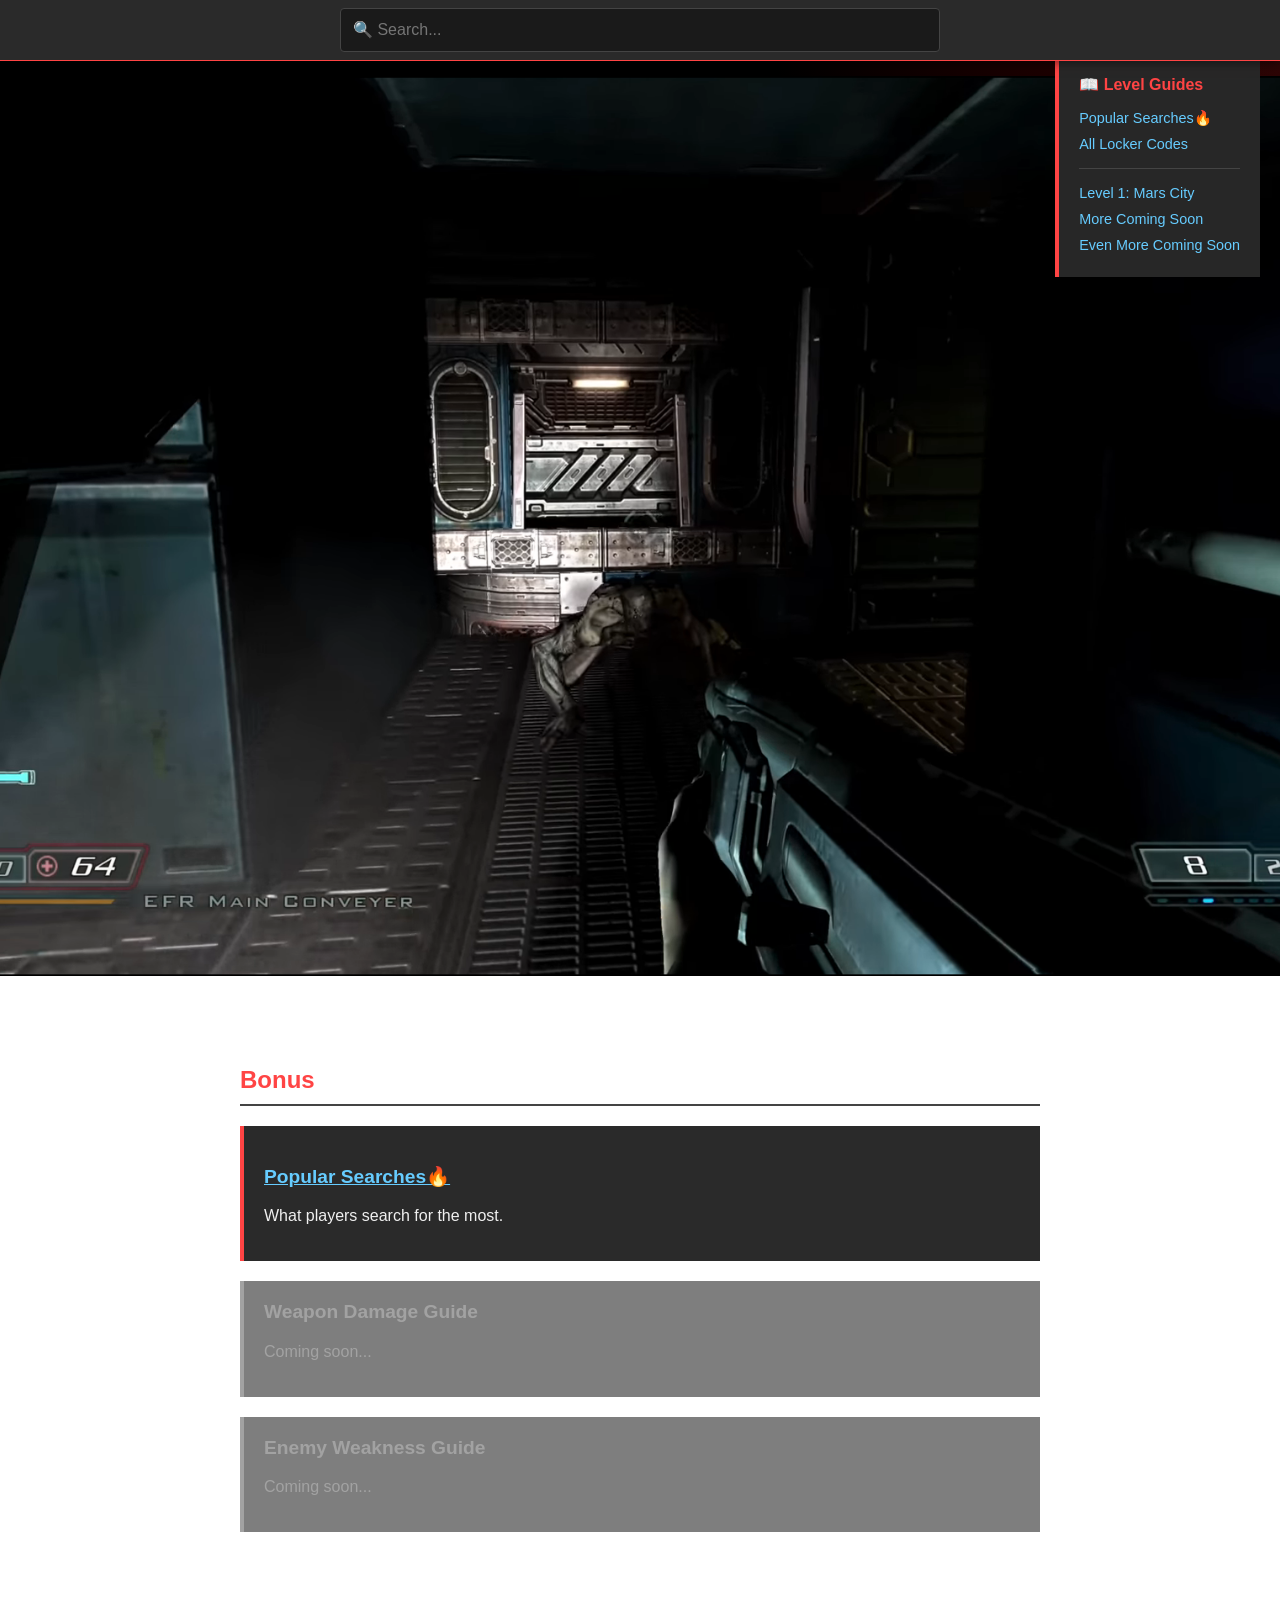
<file: index.html>
<!DOCTYPE html>
<html lang="en">
  <head>
    <meta charset="UTF-8" />
    <meta name="viewport" content="width=device-width, initial-scale=1.0" />
    <title>Martian Buddy - Doom 3 Guides</title>
    <link rel="stylesheet" href="/css/styles.css" />
    <script src="/js/global-search.js"></script>
    <style>
      /* Quick nav menu - top right, sticky */
      .quick-nav {
        position: fixed;
        top: 60px; /* Below search bar */
        right: 20px;
        background-color: rgba(42, 42, 42, 0.95);
        padding: 15px 20px;
        border-left: 4px solid #ff4444;
        z-index: 999;
        backdrop-filter: blur(10px);
        min-width: 200px;
      }

      .quick-nav h3 {
        color: #ff4444;
        margin: 0 0 15px 0;
        font-size: 1em;
      }

      .quick-nav ul {
        list-style: none;
        padding: 0;
        margin: 0;
      }

      .quick-nav li {
        margin: 8px 0;
      }

      .quick-nav li.separator {
        border-top: 1px solid #444;
        margin-top: 15px;
        padding-top: 15px;
      }

      .quick-nav a {
        color: #66ccff;
        text-decoration: none;
        font-size: 0.9em;
      }

      .quick-nav a:hover {
        color: #ff4444;
      }

      @media screen and (max-width: 768px) {
        .quick-nav {
          position: static;
          margin: 20px;
          right: auto;
        }
      }
    </style>
  </head>
  <body>
    <!-- Quick Navigation - Top Right -->
    <nav class="quick-nav">
      <h3>📖 Level Guides</h3>
      <ul>
        <li><a href="/popular-searches.html">Popular Searches🔥</a></li>
        <li><a href="/index.html">All Locker Codes</a></li>
        <li class="separator">
          <a href="/guides/level-1.html">Level 1: Mars City</a>
        </li>
        <li><a href="#content">More Coming Soon</a></li>
        <li><a href="#content">Even More Coming Soon</a></li>
      </ul>
    </nav>

    <!-- Full-screen Hero Section -->
    <div class="hero-section">
      <img src="/images/doom3_splash2.png" alt="Doom 3 Mars City" />
      <!-- <div class="hero-overlay">
        <h1>Martian Buddy</h1>
        <p>Your Complete Doom 3 Survival Guide</p>
        <div class="hero-cta">
          <a href="#content">Browse Guides</a>
          <a href="/search.html">Search Tips</a>
        </div>
      </div> -->
    </div>

    <!-- Content Below Hero -->
    <div
      id="content"
        style="background: transparent; padding: 60px 20px; min-height: 100vh;">
    
      <div style="max-width: 800px; margin: 0 auto">
        <h2 style="color: #ff4444">Bonus</h2>

        <div
          style="
            background-color: #2a2a2a;
            padding: 20px;
            margin: 20px 0;
            border-left: 4px solid #ff4444;
          "
        >
          <h3 style="color: #66ccff; margin-top: 0">
            <a href="/popular-searches.html">
              <p style="color: #66ccff; text-decoration: none"></p>
                Popular Searches🔥
              </p></a
            >
          </h3>
          <p>What players search for the most.</p>
        </div>

        <div
          style="
            background-color: #2a2a2a;
            padding: 20px;
            margin: 20px 0;
            border-left: 4px solid #666;
            opacity: 0.6;
          "
        >
          <h3 style="color: #666; margin-top: 0">Weapon Damage Guide</h3>
          <p style="color: #666">Coming soon...</p>
        </div>

        <div
          style="
            background-color: #2a2a2a;
            padding: 20px;
            margin: 20px 0;
            border-left: 4px solid #666;
            opacity: 0.6;
          "
        >
          <h3 style="color: #666; margin-top: 0">Enemy Weakness Guide</h3>
          <p style="color: #666">Coming soon...</p>
        </div>
      </div>
    </div>
  </body>
</html>
</file>
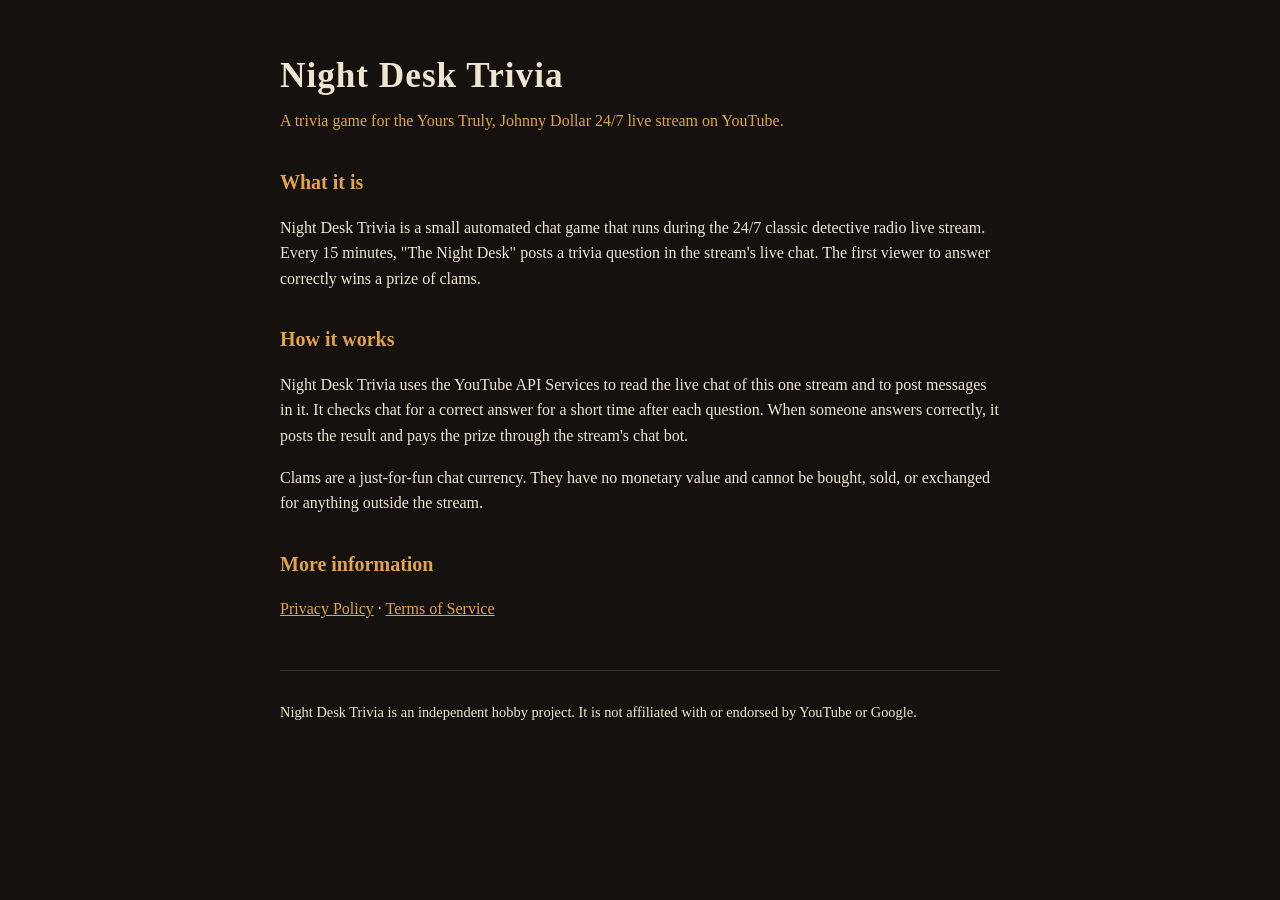
<file: night-desk/index.html>
<!doctype html>
<html lang="en">
<head>
<meta charset="utf-8">
<meta name="viewport" content="width=device-width, initial-scale=1">
<title>Night Desk Trivia</title>
<style>
  body { margin: 0; background: #14110e; color: #efe6d2; font-family: Georgia, "Times New Roman", serif; line-height: 1.6; }
  main { max-width: 720px; margin: 0 auto; padding: 48px 20px; }
  h1 { font-size: 2.2rem; margin: 0 0 4px; letter-spacing: 1px; }
  .tag { color: #e0a24a; margin: 0 0 32px; }
  h2 { font-size: 1.25rem; margin-top: 32px; color: #e0a24a; }
  a { color: #e0a24a; }
  a:hover { color: #f2c27a; }
  footer { margin-top: 48px; padding-top: 16px; border-top: 1px solid #3a322a; font-size: 0.9rem; }
</style>
</head>
<body>
<main>
  <h1>Night Desk Trivia</h1>
  <p class="tag">A trivia game for the Yours Truly, Johnny Dollar 24/7 live stream on YouTube.</p>

  <h2>What it is</h2>
  <p>Night Desk Trivia is a small automated chat game that runs during the 24/7 classic detective radio live stream. Every 15 minutes, "The Night Desk" posts a trivia question in the stream's live chat. The first viewer to answer correctly wins a prize of clams.</p>

  <h2>How it works</h2>
  <p>Night Desk Trivia uses the YouTube API Services to read the live chat of this one stream and to post messages in it. It checks chat for a correct answer for a short time after each question. When someone answers correctly, it posts the result and pays the prize through the stream's chat bot.</p>
  <p>Clams are a just-for-fun chat currency. They have no monetary value and cannot be bought, sold, or exchanged for anything outside the stream.</p>

  <h2>More information</h2>
  <p><a href="/night-desk/privacy">Privacy Policy</a> &middot; <a href="/night-desk/terms">Terms of Service</a></p>

  <footer>
    <p>Night Desk Trivia is an independent hobby project. It is not affiliated with or endorsed by YouTube or Google.</p>
  </footer>
</main>
</body>
</html>
</file>
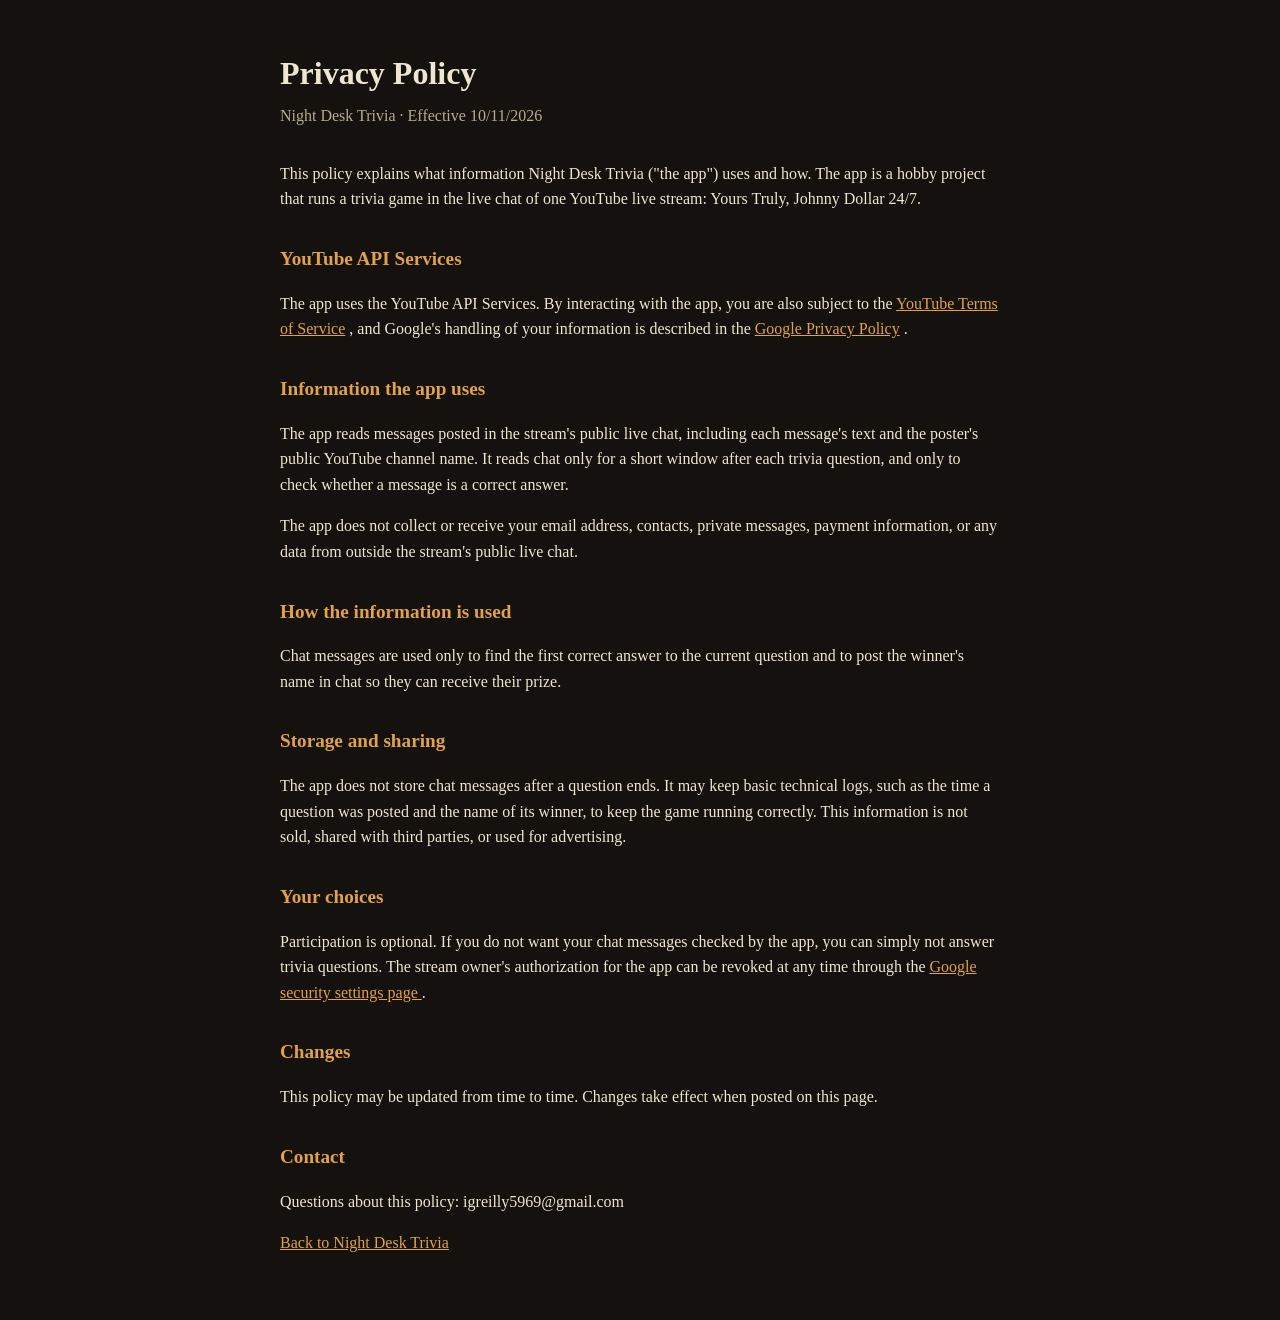
<file: night-desk/privacy/index.html>
<!doctype html>
<html lang="en">
  <head>
    <meta charset="utf-8" />
    <meta name="viewport" content="width=device-width, initial-scale=1" />
    <title>Privacy Policy - Night Desk Trivia</title>
    <style>
      body {
        margin: 0;
        background: #14110e;
        color: #efe6d2;
        font-family: Georgia, "Times New Roman", serif;
        line-height: 1.6;
      }
      main {
        max-width: 720px;
        margin: 0 auto;
        padding: 48px 20px;
      }
      h1 {
        font-size: 2rem;
        margin: 0 0 4px;
      }
      .date {
        color: #b8ab92;
        margin: 0 0 32px;
      }
      h2 {
        font-size: 1.2rem;
        margin-top: 32px;
        color: #e0a24a;
      }
      a {
        color: #e0a24a;
      }
      a:hover {
        color: #f2c27a;
      }
    </style>
  </head>
  <body>
    <main>
      <h1>Privacy Policy</h1>
      <p class="date">Night Desk Trivia &middot; Effective 10/11/2026</p>

      <p>
        This policy explains what information Night Desk Trivia ("the app") uses and how. The app is
        a hobby project that runs a trivia game in the live chat of one YouTube live stream: Yours
        Truly, Johnny Dollar 24/7.
      </p>

      <h2>YouTube API Services</h2>
      <p>
        The app uses the YouTube API Services. By interacting with the app, you are also subject to
        the
        <a href="https://www.youtube.com/t/terms">YouTube Terms of Service</a>
        , and Google's handling of your information is described in the
        <a href="https://policies.google.com/privacy">Google Privacy Policy</a>
        .
      </p>

      <h2>Information the app uses</h2>
      <p>
        The app reads messages posted in the stream's public live chat, including each message's
        text and the poster's public YouTube channel name. It reads chat only for a short window
        after each trivia question, and only to check whether a message is a correct answer.
      </p>
      <p>
        The app does not collect or receive your email address, contacts, private messages, payment
        information, or any data from outside the stream's public live chat.
      </p>

      <h2>How the information is used</h2>
      <p>
        Chat messages are used only to find the first correct answer to the current question and to
        post the winner's name in chat so they can receive their prize.
      </p>

      <h2>Storage and sharing</h2>
      <p>
        The app does not store chat messages after a question ends. It may keep basic technical
        logs, such as the time a question was posted and the name of its winner, to keep the game
        running correctly. This information is not sold, shared with third parties, or used for
        advertising.
      </p>

      <h2>Your choices</h2>
      <p>
        Participation is optional. If you do not want your chat messages checked by the app, you can
        simply not answer trivia questions. The stream owner's authorization for the app can be
        revoked at any time through the
        <a href="https://security.google.com/settings/security/permissions">
          Google security settings page
        </a>
        .
      </p>

      <h2>Changes</h2>
      <p>
        This policy may be updated from time to time. Changes take effect when posted on this page.
      </p>

      <h2>Contact</h2>
      <p>Questions about this policy: igreilly5969@gmail.com</p>

      <p><a href="/night-desk">Back to Night Desk Trivia</a></p>
    </main>
  </body>
</html>
</file>
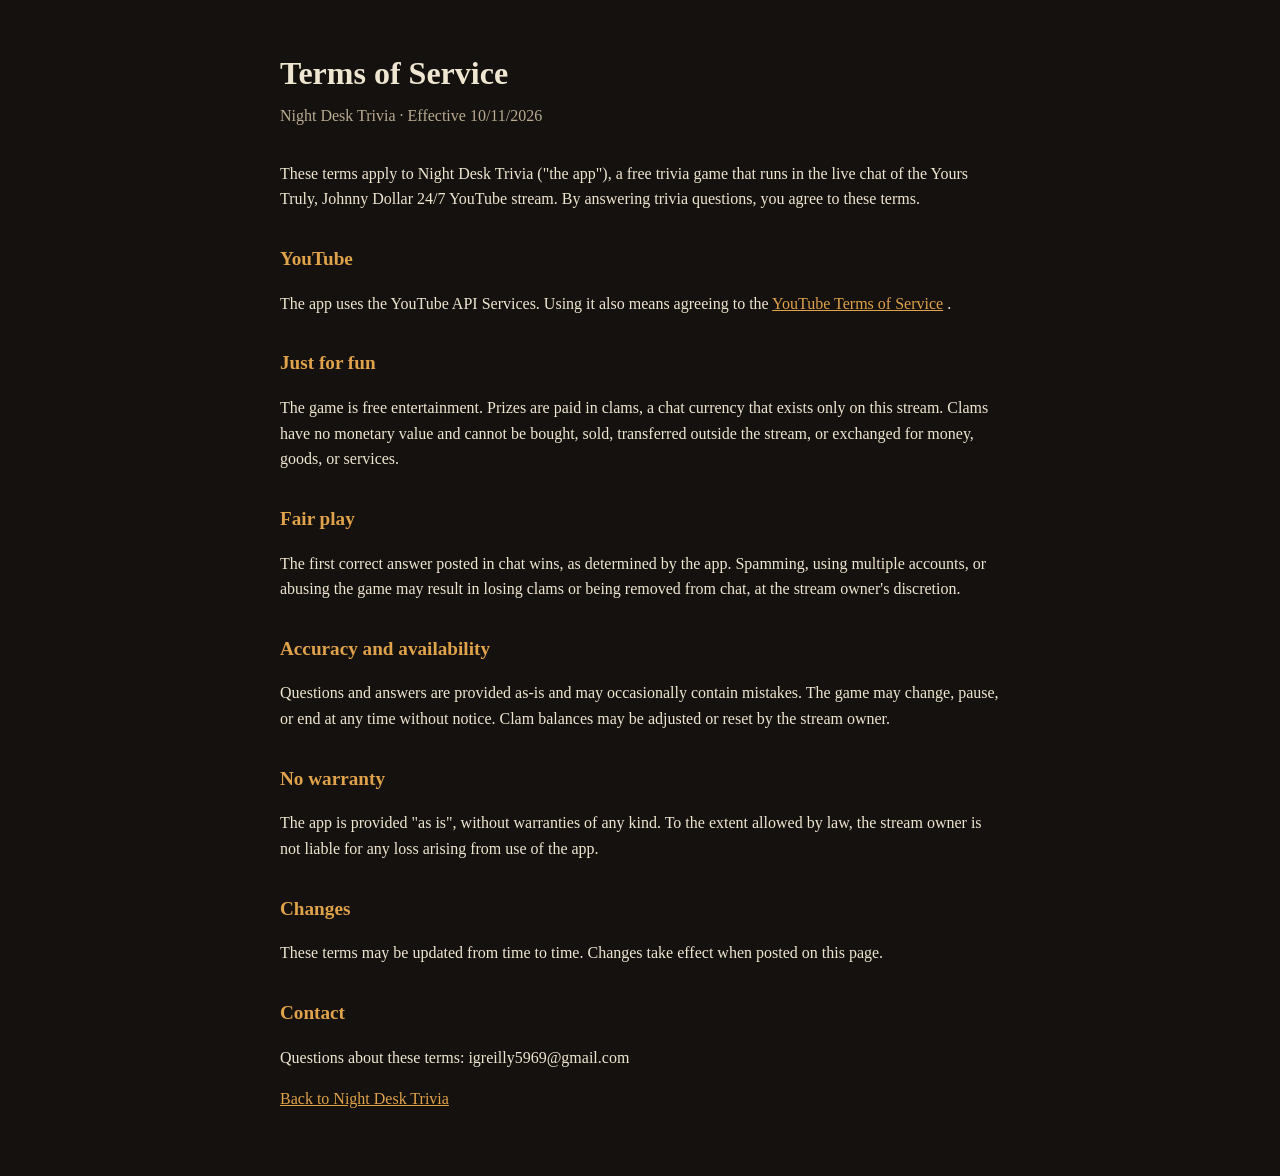
<file: night-desk/terms/index.html>
<!doctype html>
<html lang="en">
  <head>
    <meta charset="utf-8" />
    <meta name="viewport" content="width=device-width, initial-scale=1" />
    <title>Terms of Service - Night Desk Trivia</title>
    <style>
      body {
        margin: 0;
        background: #14110e;
        color: #efe6d2;
        font-family: Georgia, "Times New Roman", serif;
        line-height: 1.6;
      }
      main {
        max-width: 720px;
        margin: 0 auto;
        padding: 48px 20px;
      }
      h1 {
        font-size: 2rem;
        margin: 0 0 4px;
      }
      .date {
        color: #b8ab92;
        margin: 0 0 32px;
      }
      h2 {
        font-size: 1.2rem;
        margin-top: 32px;
        color: #e0a24a;
      }
      a {
        color: #e0a24a;
      }
      a:hover {
        color: #f2c27a;
      }
    </style>
  </head>
  <body>
    <main>
      <h1>Terms of Service</h1>
      <p class="date">Night Desk Trivia &middot; Effective 10/11/2026</p>

      <p>
        These terms apply to Night Desk Trivia ("the app"), a free trivia game that runs in the live
        chat of the Yours Truly, Johnny Dollar 24/7 YouTube stream. By answering trivia questions,
        you agree to these terms.
      </p>

      <h2>YouTube</h2>
      <p>
        The app uses the YouTube API Services. Using it also means agreeing to the
        <a href="https://www.youtube.com/t/terms">YouTube Terms of Service</a>
        .
      </p>

      <h2>Just for fun</h2>
      <p>
        The game is free entertainment. Prizes are paid in clams, a chat currency that exists only
        on this stream. Clams have no monetary value and cannot be bought, sold, transferred outside
        the stream, or exchanged for money, goods, or services.
      </p>

      <h2>Fair play</h2>
      <p>
        The first correct answer posted in chat wins, as determined by the app. Spamming, using
        multiple accounts, or abusing the game may result in losing clams or being removed from
        chat, at the stream owner's discretion.
      </p>

      <h2>Accuracy and availability</h2>
      <p>
        Questions and answers are provided as-is and may occasionally contain mistakes. The game may
        change, pause, or end at any time without notice. Clam balances may be adjusted or reset by
        the stream owner.
      </p>

      <h2>No warranty</h2>
      <p>
        The app is provided "as is", without warranties of any kind. To the extent allowed by law,
        the stream owner is not liable for any loss arising from use of the app.
      </p>

      <h2>Changes</h2>
      <p>
        These terms may be updated from time to time. Changes take effect when posted on this page.
      </p>

      <h2>Contact</h2>
      <p>Questions about these terms: igreilly5969@gmail.com</p>

      <p><a href="/night-desk">Back to Night Desk Trivia</a></p>
    </main>
  </body>
</html>
</file>
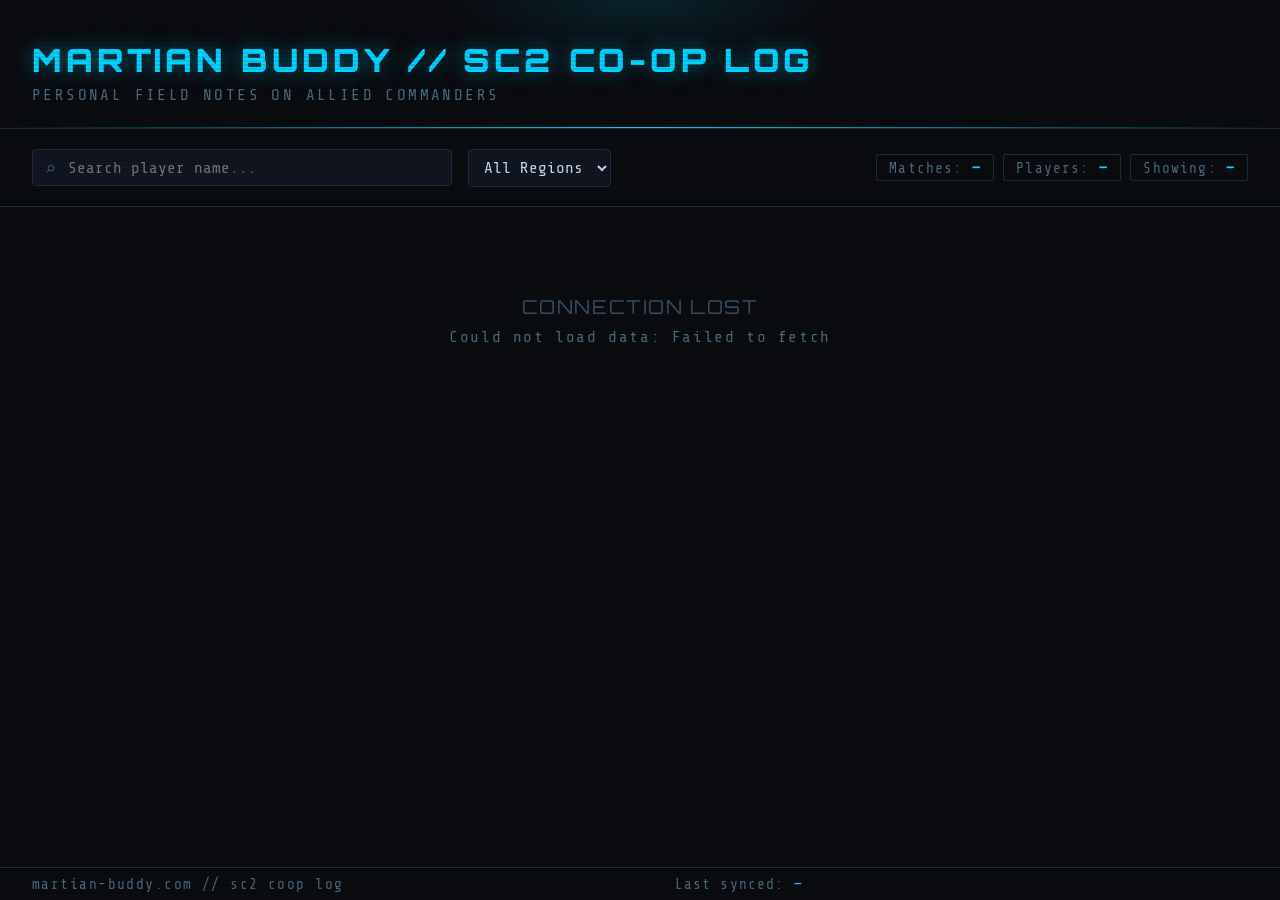
<file: shitlist/shitlist.html>
<!doctype html>
<html lang="en">
  <head>
    <meta charset="UTF-8" />
    <meta name="viewport" content="width=device-width, initial-scale=1.0" />
    <title>Martian Buddy — SC2 Co-op Log</title>
    <link
      href="https://fonts.googleapis.com/css2?family=Orbitron:wght@400;700;900&family=Share+Tech+Mono&display=swap"
      rel="stylesheet"
    />
    <style>
      /* ── Variables ── */
      :root {
        --bg: #0a0c10;
        --surface: #111520;
        --border: #1e2d45;
        --accent: #00d4ff;
        --accent2: #ff4d6d;
        --dim: #3a5068;
        --text: #c8dde8;
        --text-dim: #4a6a80;
        --green: #00ff9f;
        --font-head: "Orbitron", monospace;
        --font-mono: "Share Tech Mono", monospace;
      }

      *,
      *::before,
      *::after {
        box-sizing: border-box;
        margin: 0;
        padding: 0;
      }

      body {
        background: var(--bg);
        color: var(--text);
        font-family: var(--font-mono);
        font-size: 16px;
        min-height: 100vh;
        overflow-x: hidden;
      }

      /* ── Scanline overlay ── */
      body::before {
        content: "";
        position: fixed;
        inset: 0;
        background: repeating-linear-gradient(
          0deg,
          transparent,
          transparent 2px,
          rgba(0, 0, 0, 0.08) 2px,
          rgba(0, 0, 0, 0.08) 4px
        );
        pointer-events: none;
        z-index: 999;
      }

      /* ── Header ── */
      header {
        padding: 2.5rem 2rem 1.5rem;
        border-bottom: 1px solid var(--border);
        position: relative;
        overflow: hidden;
      }

      header::after {
        content: "";
        position: absolute;
        bottom: 0;
        left: 0;
        right: 0;
        height: 1px;
        background: linear-gradient(90deg, transparent, var(--accent), transparent);
      }

      .header-glow {
        position: absolute;
        top: -60px;
        left: 50%;
        transform: translateX(-50%);
        width: 400px;
        height: 120px;
        background: radial-gradient(ellipse, rgba(0, 212, 255, 0.12) 0%, transparent 70%);
        pointer-events: none;
      }

      h1 {
        font-family: var(--font-head);
        font-size: clamp(1.2rem, 3vw, 2rem);
        font-weight: 900;
        letter-spacing: 0.12em;
        color: var(--accent);
        text-shadow: 0 0 20px rgba(0, 212, 255, 0.5);
        text-transform: uppercase;
      }

      .subtitle {
        margin-top: 0.4rem;
        font-size: 1rem;
        color: var(--text-dim);
        letter-spacing: 0.15em;
        text-transform: uppercase;
      }

      /* ── Controls ── */
      .controls {
        display: flex;
        align-items: center;
        gap: 1rem;
        padding: 1.2rem 2rem;
        border-bottom: 1px solid var(--border);
        flex-wrap: wrap;
      }

      .search-wrap {
        position: relative;
        flex: 1;
        min-width: 200px;
        max-width: 420px;
      }

      .search-wrap::before {
        content: "⌕";
        position: absolute;
        left: 0.8rem;
        top: 50%;
        transform: translateY(-50%);
        color: var(--dim);
        font-size: 1.2rem;
        pointer-events: none;
      }

      input[type="search"] {
        width: 100%;
        background: var(--surface);
        border: 1px solid var(--border);
        border-radius: 4px;
        color: var(--text);
        font-family: var(--font-mono);
        font-size: 1rem;
        padding: 0.55rem 0.8rem 0.55rem 2.2rem;
        outline: none;
        transition: border-color 0.2s;
      }

      input[type="search"]:focus {
        border-color: var(--accent);
        box-shadow: 0 0 0 2px rgba(0, 212, 255, 0.1);
      }

      .stat-pills {
        display: flex;
        gap: 0.6rem;
        flex-wrap: wrap;
        margin-left: auto;
      }

      .pill {
        font-family: var(--font-mono);
        font-size: 0.9rem;
        letter-spacing: 0.08em;
        padding: 0.3rem 0.75rem;
        border-radius: 2px;
        border: 1px solid var(--border);
        color: var(--text-dim);
        white-space: nowrap;
      }

      .pill span {
        color: var(--accent);
        font-weight: bold;
      }

      /* ── Table ── */
      .table-wrap {
        padding: 1.5rem 2rem 4rem;
        overflow-x: auto;
      }

      table {
        width: 100%;
        border-collapse: collapse;
        font-size: 1rem;
      }

      thead tr {
        border-bottom: 2px solid var(--border);
      }

      th {
        font-family: var(--font-head);
        font-size: 0.75rem;
        letter-spacing: 0.18em;
        text-transform: uppercase;
        color: var(--text-dim);
        padding: 0.6rem 0.8rem;
        text-align: left;
        cursor: pointer;
        user-select: none;
        white-space: nowrap;
      }

      th:hover {
        color: var(--accent);
      }

      th.sort-asc::after {
        content: " ▲";
        color: var(--accent);
      }
      th.sort-desc::after {
        content: " ▼";
        color: var(--accent);
      }

      tbody tr {
        border-bottom: 1px solid rgba(30, 45, 69, 0.5);
        transition: background 0.15s;
      }

      tbody tr:hover {
        background: rgba(0, 212, 255, 0.03);
      }

      td {
        padding: 0.6rem 0.8rem;
        vertical-align: middle;
      }

      .td-name {
        color: var(--accent);
        font-weight: bold;
        letter-spacing: 0.05em;
        white-space: nowrap;
        font-size: 1rem;
      }

      .td-date {
        color: var(--text-dim);
        white-space: nowrap;
        font-size: 1rem;
      }

      .td-map {
        color: var(--text);
        font-size: 1rem;
      }

      .td-region {
        font-size: 0.85rem;
        letter-spacing: 0.1em;
        text-transform: uppercase;
        white-space: nowrap;
        padding: 0.2rem 0.5rem;
        border-radius: 2px;
        border: 1px solid var(--border);
        color: var(--text-dim);
      }

      .td-region.us {
        color: #00d4ff;
        border-color: rgba(0, 212, 255, 0.3);
      }
      .td-region.eu {
        color: #ffd166;
        border-color: rgba(255, 209, 102, 0.3);
      }
      .td-region.kr {
        color: #ff4d6d;
        border-color: rgba(255, 77, 109, 0.3);
      }

      select#region-filter {
        background: var(--surface);
        border: 1px solid var(--border);
        border-radius: 4px;
        color: var(--text);
        font-family: var(--font-mono);
        font-size: 1rem;
        padding: 0.5rem 0.7rem;
        outline: none;
        cursor: pointer;
        transition: border-color 0.2s;
      }

      select#region-filter:focus {
        border-color: var(--accent);
      }

      /* ── Notes cell ── */
      .td-notes {
        width: 100%;
        min-width: 220px;
      }

      .note-wrap {
        display: flex;
        align-items: flex-start;
        gap: 0.5rem;
      }

      .note-text {
        flex: 1;
        font-family: var(--font-mono);
        font-size: 1rem;
        color: var(--text);
        min-height: 1.4em;
        padding: 0.2rem 0.3rem;
        word-break: break-word;
      }

      .note-text.empty {
        color: var(--text-dim);
        font-style: italic;
      }

      .note-field {
        flex: 1;
        background: var(--surface);
        border: 1px solid var(--accent);
        border-radius: 2px;
        color: var(--text);
        font-family: var(--font-mono);
        font-size: 1rem;
        width: 100%;
        padding: 0.25rem 0.4rem;
        outline: none;
        resize: none;
        overflow: hidden;
        min-height: 1.8em;
        display: none;
      }

      /* ── Edit / Save buttons ── */
      .btn-edit,
      .btn-save {
        font-family: var(--font-mono);
        font-size: 0.85rem;
        padding: 0.2rem 0.6rem;
        border-radius: 2px;
        border: 1px solid;
        cursor: pointer;
        white-space: nowrap;
        transition:
          background 0.15s,
          color 0.15s;
        background: transparent;
      }

      .btn-edit {
        border-color: var(--dim);
        color: var(--text-dim);
      }

      .btn-edit:hover {
        border-color: var(--accent);
        color: var(--accent);
      }

      .btn-save {
        border-color: var(--green);
        color: var(--green);
        display: none;
      }

      .btn-save:hover {
        background: rgba(0, 255, 159, 0.1);
      }

      /* ── Empty / loading states ── */
      .state-msg {
        text-align: center;
        padding: 4rem 2rem;
        color: var(--text-dim);
        font-size: 1rem;
        letter-spacing: 0.1em;
      }

      .state-msg .big {
        font-family: var(--font-head);
        font-size: 1.2rem;
        color: var(--dim);
        margin-bottom: 0.6rem;
      }

      /* ── Loader ── */
      .loader {
        display: inline-block;
        width: 14px;
        height: 14px;
        border: 2px solid var(--border);
        border-top-color: var(--accent);
        border-radius: 50%;
        animation: spin 0.7s linear infinite;
        vertical-align: middle;
        margin-right: 0.4rem;
      }

      @keyframes spin {
        to {
          transform: rotate(360deg);
        }
      }

      /* ── highlight matched text ── */
      mark {
        background: rgba(0, 212, 255, 0.2);
        color: var(--accent);
        border-radius: 2px;
        padding: 0 1px;
      }

      /* ── Footer ── */
      footer {
        position: fixed;
        bottom: 0;
        left: 0;
        right: 0;
        padding: 0.5rem 2rem;
        background: var(--bg);
        border-top: 1px solid var(--border);
        font-size: 0.9rem;
        color: var(--text-dim);
        display: flex;
        justify-content: space-between;
        align-items: center;
        letter-spacing: 0.1em;
      }

      #last-synced {
        color: var(--text-dim);
        letter-spacing: 0.08em;
      }

      #last-synced span {
        color: var(--accent);
      }

      #save-status {
        color: var(--green);
        opacity: 0;
        transition: opacity 0.4s;
        font-size: 0.9rem;
      }

      #save-status.show {
        opacity: 1;
      }
    </style>
  </head>
  <body>
    <header>
      <div class="header-glow"></div>
      <h1>Martian Buddy // SC2 Co-op Log</h1>
      <p class="subtitle">Personal field notes on allied commanders</p>
    </header>

    <div class="controls">
      <div class="search-wrap">
        <input type="search" id="search" placeholder="Search player name..." autocomplete="off" />
      </div>
      <select id="region-filter">
        <option value="">All Regions</option>
        <option value="us">NA</option>
        <option value="eu">EU</option>
        <option value="kr">KR</option>
      </select>
      <div class="stat-pills">
        <div class="pill">
          Matches:
          <span id="stat-matches">—</span>
        </div>
        <div class="pill">
          Players:
          <span id="stat-players">—</span>
        </div>
        <div class="pill">
          Showing:
          <span id="stat-showing">—</span>
        </div>
      </div>
    </div>

    <div class="table-wrap">
      <div id="state" class="state-msg">
        <div class="big">
          <span class="loader"></span>
          Establishing uplink...
        </div>
        Loading match records from Supabase.
      </div>
      <table id="main-table" style="display: none">
        <thead>
          <tr>
            <th data-col="player_name">Player</th>
            <th data-col="match_date" class="sort-desc">Date</th>
            <th data-col="map_name">Map</th>
            <th data-col="region">Region</th>
            <th>Notes</th>
          </tr>
        </thead>
        <tbody id="tbody"></tbody>
      </table>
    </div>

    <footer>
      <span>martian-buddy.com // sc2 coop log</span>
      <span id="last-synced">
        Last synced:
        <span>—</span>
      </span>
      <span id="save-status">✓ note saved</span>
    </footer>

    <script>
      // ── CONFIG — replace these two values ────────────────────────────────────────
      const SUPABASE_URL = "https://ewztgzyqrgvhgmbaldgn.supabase.co";
      const SUPABASE_KEY = "sb_publishable_7vr3dnvPPCn4JKMUQVrTYw_1DDR0lX9";
      // ─────────────────────────────────────────────────────────────────────────────

      const PAGE_SIZE = 500;

      let allRows = [];
      let sortCol = "match_date";
      let sortDir = "desc";

      // ── Supabase fetch ────────────────────────────────────────────────────────────
      async function fetchAll() {
        let rows = [];
        let from = 0;
        while (true) {
          const res = await fetch(
            `${SUPABASE_URL}/rest/v1/coop_matches?select=id,player_name,match_date,map_name,region,notes,created_at&order=player_name.asc,match_date.desc&offset=${from}&limit=${PAGE_SIZE}`,
            { headers: { apikey: SUPABASE_KEY, Authorization: `Bearer ${SUPABASE_KEY}` } },
          );
          if (!res.ok) throw new Error(`HTTP ${res.status}`);
          const chunk = await res.json();
          rows = rows.concat(chunk);
          if (chunk.length < PAGE_SIZE) break;
          from += PAGE_SIZE;
        }
        return rows;
      }

      async function saveNote(id, notes) {
        const res = await fetch(`${SUPABASE_URL}/rest/v1/coop_matches?id=eq.${id}`, {
          method: "PATCH",
          headers: {
            apikey: SUPABASE_KEY,
            Authorization: `Bearer ${SUPABASE_KEY}`,
            "Content-Type": "application/json",
            Prefer: "return=minimal",
          },
          body: JSON.stringify({ notes }),
        });
        if (!res.ok) throw new Error(`Save failed: HTTP ${res.status}`);
      }

      // ── Helpers ───────────────────────────────────────────────────────────────────
      function formatDate(iso) {
        if (!iso) return "—";
        const d = new Date(iso);
        return d.toLocaleDateString("en-US", { year: "numeric", month: "short", day: "numeric" });
      }

      function highlight(text, query) {
        if (!query) return escHtml(text);
        const escaped = query.replace(/[.*+?^${}()|[\]\\]/g, "\\$&");
        return escHtml(text).replace(new RegExp(escaped, "gi"), (m) => `<mark>${m}</mark>`);
      }

      function escHtml(s) {
        return String(s ?? "")
          .replace(/&/g, "&amp;")
          .replace(/</g, "&lt;")
          .replace(/>/g, "&gt;")
          .replace(/"/g, "&quot;");
      }

      function sortRows(rows) {
        return [...rows].sort((a, b) => {
          let av = a[sortCol] ?? "";
          let bv = b[sortCol] ?? "";
          if (sortCol === "match_date") {
            av = new Date(av);
            bv = new Date(bv);
          } else {
            av = String(av).toLowerCase();
            bv = String(bv).toLowerCase();
          }
          if (av < bv) return sortDir === "asc" ? -1 : 1;
          if (av > bv) return sortDir === "asc" ? 1 : -1;
          return 0;
        });
      }

      // ── Render ────────────────────────────────────────────────────────────────────
      function render(query = "") {
        const q = query.trim().toLowerCase();
        const region = document.getElementById("region-filter").value.toLowerCase();

        const filtered = allRows.filter((r) => {
          const nameMatch = !q || r.player_name?.toLowerCase().includes(q);
          const regionMatch = !region || (r.region ?? "").toLowerCase() === region;
          return nameMatch && regionMatch;
        });

        const sorted = sortRows(filtered);

        const uniquePlayers = new Set(allRows.map((r) => r.player_name)).size;
        document.getElementById("stat-matches").textContent = allRows.length.toLocaleString();
        document.getElementById("stat-players").textContent = uniquePlayers.toLocaleString();
        document.getElementById("stat-showing").textContent = filtered.length.toLocaleString();

        const tbody = document.getElementById("tbody");

        if (sorted.length === 0) {
          document.getElementById("main-table").style.display = "none";
          document.getElementById("state").style.display = "";
          document.getElementById("state").innerHTML =
            `<div class="big">NO SIGNAL</div>No records match your filters.`;
          return;
        }

        document.getElementById("state").style.display = "none";
        document.getElementById("main-table").style.display = "";

        tbody.innerHTML = sorted
          .map((row) => {
            const regionVal = (row.region ?? "Unknown").toLowerCase();
            const regionClass = ["us", "eu", "kr"].includes(regionVal) ? regionVal : "";
            const hasNote = row.notes && row.notes.trim() !== "";
            return `
    <tr data-id="${row.id}">
      <td class="td-name">${highlight(row.player_name, query)}</td>
      <td class="td-date">${formatDate(row.match_date)}</td>
      <td class="td-map">${escHtml(row.map_name)}</td>
      <td><span class="td-region ${regionClass}">${escHtml(row.region ?? "?")}</span></td>
      <td class="td-notes">
        <div class="note-wrap">
          <span class="note-text ${hasNote ? "" : "empty"}">${hasNote ? escHtml(row.notes) : "no note"}</span>
          <textarea class="note-field" rows="1">${escHtml(row.notes)}</textarea>
          <button class="btn-edit">Edit</button>
          <button class="btn-save">Save</button>
        </div>
      </td>
    </tr>
  `;
          })
          .join("");

        // Auto-resize textareas
        tbody.querySelectorAll(".note-field").forEach((ta) => autoResize(ta));
      }

      function autoResize(ta) {
        ta.style.height = "auto";
        ta.style.height = ta.scrollHeight + "px";
      }

      function flashSaved() {
        const el = document.getElementById("save-status");
        el.classList.add("show");
        setTimeout(() => el.classList.remove("show"), 2000);
      }

      // ── Edit / Save button logic ──────────────────────────────────────────────────
      document.addEventListener("click", async (e) => {
        // EDIT button clicked
        if (e.target.classList.contains("btn-edit")) {
          const wrap = e.target.closest(".note-wrap");
          wrap.querySelector(".note-text").style.display = "none";
          wrap.querySelector(".note-field").style.display = "block";
          wrap.querySelector(".btn-edit").style.display = "none";
          wrap.querySelector(".btn-save").style.display = "inline-block";
          const ta = wrap.querySelector(".note-field");
          autoResize(ta);
          ta.focus();
          // put cursor at end
          ta.setSelectionRange(ta.value.length, ta.value.length);
        }

        // SAVE button clicked
        if (e.target.classList.contains("btn-save")) {
          const wrap = e.target.closest(".note-wrap");
          const tr = e.target.closest("tr");
          const id = tr.dataset.id;
          const ta = wrap.querySelector(".note-field");
          const notes = ta.value;

          // update local cache
          const row = allRows.find((r) => String(r.id) === String(id));
          if (row) row.notes = notes;

          // update the visible text
          const noteText = wrap.querySelector(".note-text");
          const hasNote = notes.trim() !== "";
          noteText.textContent = hasNote ? notes : "no note";
          noteText.className = "note-text" + (hasNote ? "" : " empty");

          // switch back to display mode
          noteText.style.display = "";
          ta.style.display = "none";
          wrap.querySelector(".btn-edit").style.display = "";
          wrap.querySelector(".btn-save").style.display = "none";

          try {
            await saveNote(id, notes);
            flashSaved();
          } catch (err) {
            console.error("Save error:", err);
            alert("Could not save note. Check your connection.");
          }
        }
      });

      // auto-resize textarea while typing
      document.addEventListener("input", (e) => {
        if (e.target.classList.contains("note-field")) autoResize(e.target);
      });

      // ── Search ────────────────────────────────────────────────────────────────────
      document.getElementById("search").addEventListener("input", (e) => {
        render(e.target.value);
      });

      // ── Region filter ─────────────────────────────────────────────────────────────
      document.getElementById("region-filter").addEventListener("change", () => {
        render(document.getElementById("search").value);
      });

      // ── Sort ──────────────────────────────────────────────────────────────────────
      document.querySelectorAll("th[data-col]").forEach((th) => {
        th.addEventListener("click", () => {
          const col = th.dataset.col;
          if (sortCol === col) {
            sortDir = sortDir === "asc" ? "desc" : "asc";
          } else {
            sortCol = col;
            sortDir = col === "match_date" ? "desc" : "asc";
          }
          document
            .querySelectorAll("th")
            .forEach((t) => t.classList.remove("sort-asc", "sort-desc"));
          th.classList.add(sortDir === "asc" ? "sort-asc" : "sort-desc");
          render(document.getElementById("search").value);
        });
      });

      // ── Init ──────────────────────────────────────────────────────────────────────
      (async () => {
        try {
          allRows = await fetchAll();
          render();

          // Last synced timestamp
          if (allRows.length > 0) {
            const latest = allRows.reduce(
              (best, r) => (r.created_at > best ? r.created_at : best),
              allRows[0].created_at,
            );
            const d = new Date(latest);
            const label = d.toLocaleDateString("en-US", {
              year: "numeric",
              month: "short",
              day: "numeric",
              hour: "numeric",
              minute: "2-digit",
            });
            document.querySelector("#last-synced span").textContent = label;
          }
        } catch (err) {
          document.getElementById("state").innerHTML =
            `<div class="big">CONNECTION LOST</div>Could not load data: ${escHtml(err.message)}`;
        }
      })();
    </script>
  </body>
</html>
</file>
<file: css/styles.css>
/* Base styles */
* {
  box-sizing: border-box;
}

body {
  font-family: Arial, sans-serif;
  margin: 0;
  padding: 0;
  color: #f0f0f0;
  background: linear-gradient(to right, #000000 0%, #000000 60%, #1a0000 80%, #2d0505 100%);
  background-attachment: fixed;
}

/* 3-column grid layout */
.page-container {
  display: grid;
  grid-template-columns: 250px 1fr 250px;
  max-width: 1400px;
  margin: 0 auto;
  gap: 30px;
  padding: 20px;
}

/* Left sidebar */
.left-sidebar {
  position: sticky;
  top: 80px;
  height: fit-content;
  background-color: rgba(42, 42, 42, 0.9); /* Was #2a2a2a */
  padding: 20px;
  border-left: 4px solid #ff4444;
}

.left-sidebar h3 {
  color: #ff4444;
  margin-top: 0;
  font-size: 1.1em;
}

.left-sidebar ul {
  list-style: none;
  padding: 0;
}

.left-sidebar li {
  margin: 10px 0;
}

.left-sidebar a {
  color: #66ccff;
  text-decoration: none;
  display: block;
  padding: 5px 0;
}

.left-sidebar a:hover {
  color: #ff4444;
}

/* Main content */
.main-content {
  max-width: 800px;
  padding: 20px;
  background-color: rgba(10, 10, 10, 0.85); /* Was #0a0a0a */
}

.main-content img {
  max-width: 100%;
  height: auto;
  display: block;
  margin: 20px 0;
  border: 2px solid #444;
}

.right-sidebar {
  position: sticky;
  top: 80px; /* Changed from 20px to give space for search bar */
  height: fit-content;
}

.sidebar-widget {
  background-color: rgba(42, 42, 42, 0.9); /* Was #2a2a2a */
  padding: 15px;
  margin-bottom: 20px;
  border-left: 4px solid #66ccff;
}

.sidebar-widget h3 {
  color: #66ccff;
  margin-top: 0;
  font-size: 1em;
}

.sidebar-widget ul {
  list-style: none;
  padding: 0;
  margin: 0;
}

.sidebar-widget li {
  margin: 8px 0;
  font-size: 0.9em;
}

.sidebar-widget code {
  background-color: #1a1a1a;
  padding: 2px 6px;
  color: #ff4444;
  font-family: monospace;
}

/* Typography */
h1 {
  color: #ff4444;
  font-size: 2em;
  margin-top: 0;
}

h2 {
  color: #ff4444;
  font-size: 1.5em;
  margin-top: 30px;
  border-bottom: 2px solid #444;
  padding-bottom: 10px;
}

h3 {
  color: #66ccff;
  font-size: 1.2em;
}

a {
  color: #66ccff;
  word-wrap: break-word;
}

.tip {
  background-color: #2a2a2a;
  padding: 15px;
  margin: 20px 0;
  border-left: 4px solid #ff4444;
}

/* Forms */
input[type="text"],
textarea {
  width: 100%;
  max-width: 100%;
  box-sizing: border-box;
  background-color: #2a2a2a;
  border: 1px solid #444;
  color: #f0f0f0;
  padding: 10px;
}

button {
  padding: 10px 20px;
  background-color: #ff4444;
  color: white;
  border: none;
  cursor: pointer;
  font-size: 1em;
}

button:hover {
  background-color: #ff6666;
}

/* Tables */
table {
  width: 100%;
  border-collapse: collapse;
}

th,
td {
  padding: 12px;
  text-align: left;
  border-bottom: 1px solid #444;
}

th {
  background-color: #2a2a2a;
  color: #ff4444;
}

/* Mobile: Stack layout vertically */
@media screen and (max-width: 1024px) {
  .page-container {
    grid-template-columns: 1fr;
    padding: 15px;
  }

  .left-sidebar,
  .right-sidebar {
    position: static;
    margin-bottom: 20px;
  }

  /* Collapse sidebars into accordions on mobile */
  .left-sidebar,
  .right-sidebar {
    max-height: none;
  }
}

@media screen and (max-width: 768px) {
  body {
    font-size: 16px;
  }

  .page-container {
    padding: 10px;
    gap: 15px;
  }

  h1 {
    font-size: 1.75em;
  }

  h2 {
    font-size: 1.4em;
  }

  .tip {
    padding: 12px;
  }

  button {
    width: 100%;
  }
}

@media screen and (max-width: 480px) {
  h1 {
    font-size: 1.5em;
  }

  h2 {
    font-size: 1.25em;
  }

  .sidebar-widget {
    padding: 12px;
  }
}

/* Full-screen hero layout (for homepage only) */
.hero-layout {
  display: block;
  margin: 0;
  padding: 0;
  max-width: none;
}

.hero-section {
  position: relative;
  width: 100vw;
  height: 100vh;
  margin-left: calc(-50vw + 50%);
  overflow: hidden;
}

.hero-section img {
  width: 100%;
  height: 100%;
  object-fit: cover;
  display: block;
}

.hero-overlay {
  position: absolute;
  top: 0;
  left: 0;
  right: 0;
  bottom: 0;
  background: linear-gradient(to bottom, rgba(0, 0, 0, 0.3) 0%, rgba(0, 0, 0, 0.7) 100%);
  display: flex;
  align-items: center;
  justify-content: center;
  flex-direction: column;
  color: white;
  text-align: center;
  padding: 20px;
}

.hero-overlay h1 {
  font-size: 4em;
  margin: 0;
  text-shadow: 2px 2px 10px rgba(0, 0, 0, 0.8);
}

.hero-overlay p {
  font-size: 1.5em;
  margin: 20px 0;
  text-shadow: 1px 1px 5px rgba(0, 0, 0, 0.8);
}

.hero-cta {
  margin-top: 30px;
}

.hero-cta a {
  display: inline-block;
  padding: 15px 40px;
  background-color: #ff4444;
  color: white;
  text-decoration: none;
  font-size: 1.2em;
  border-radius: 5px;
  margin: 0 10px;
  transition: background-color 0.3s;
}

.hero-cta a:hover {
  background-color: #ff6666;
}

/* Make sidebars semi-transparent on hero page */
.hero-layout .left-sidebar,
.hero-layout .right-sidebar {
  background-color: rgba(42, 42, 42, 0.85);
  backdrop-filter: blur(10px);
  position: fixed;
  top: 80px;
}

/* Content section below hero */
.content-below-hero {
  background-color: #1a1a1a;
  padding: 60px 20px;
}

.content-below-hero .page-container {
  max-width: 1400px;
  margin: 0 auto;
}

@media screen and (max-width: 1024px) {
  .hero-section {
    height: 60vh;
  }

  .hero-overlay h1 {
    font-size: 2.5em;
  }

  .hero-overlay p {
    font-size: 1.2em;
  }
}
</file>
